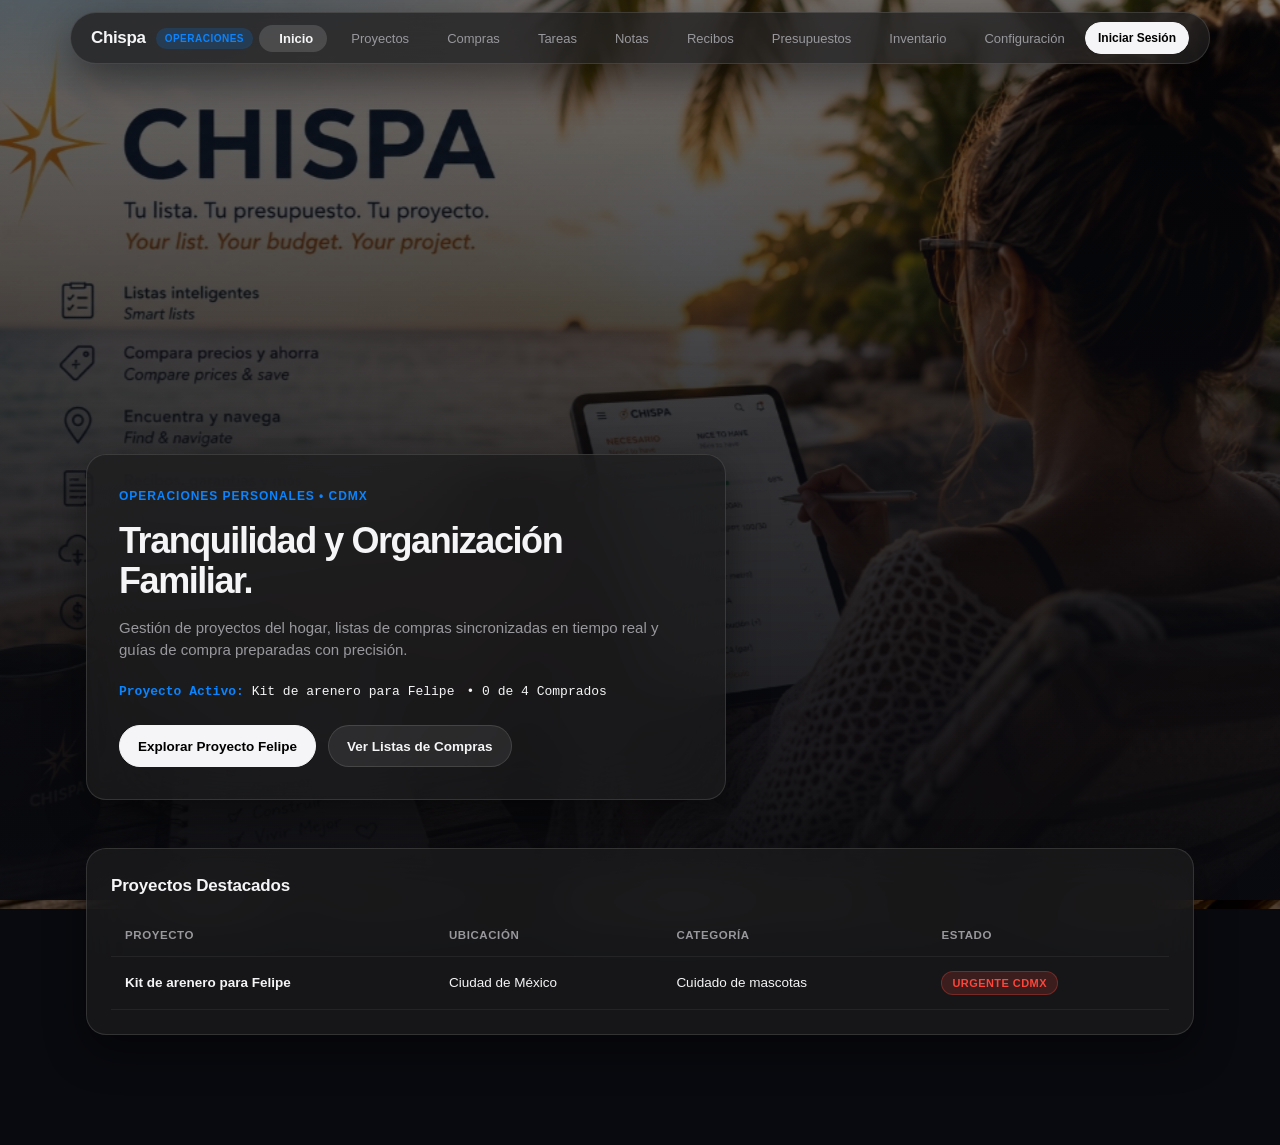
<file: index.html>
<!doctype html>
<html lang="es">
<head>
  <meta charset="utf-8">
  <meta name="viewport" content="width=device-width, initial-scale=1, viewport-fit=cover">
  <title>Chispa — Operaciones Personales y Proyectos</title>
  <meta name="description" content="Chispa: Aplicación de operaciones familiares, listas de compras y gestión interactiva de proyectos.">
  <link rel="stylesheet" href="./styles.css">
</head>
<body>
  <div class="bg-hero-container"></div>
  <div class="bg-hero-overlay"></div>
  <div id="app" class="app-container"></div>
  <script type="module" src="./app.js"></script>
</body>
</html>
</file>
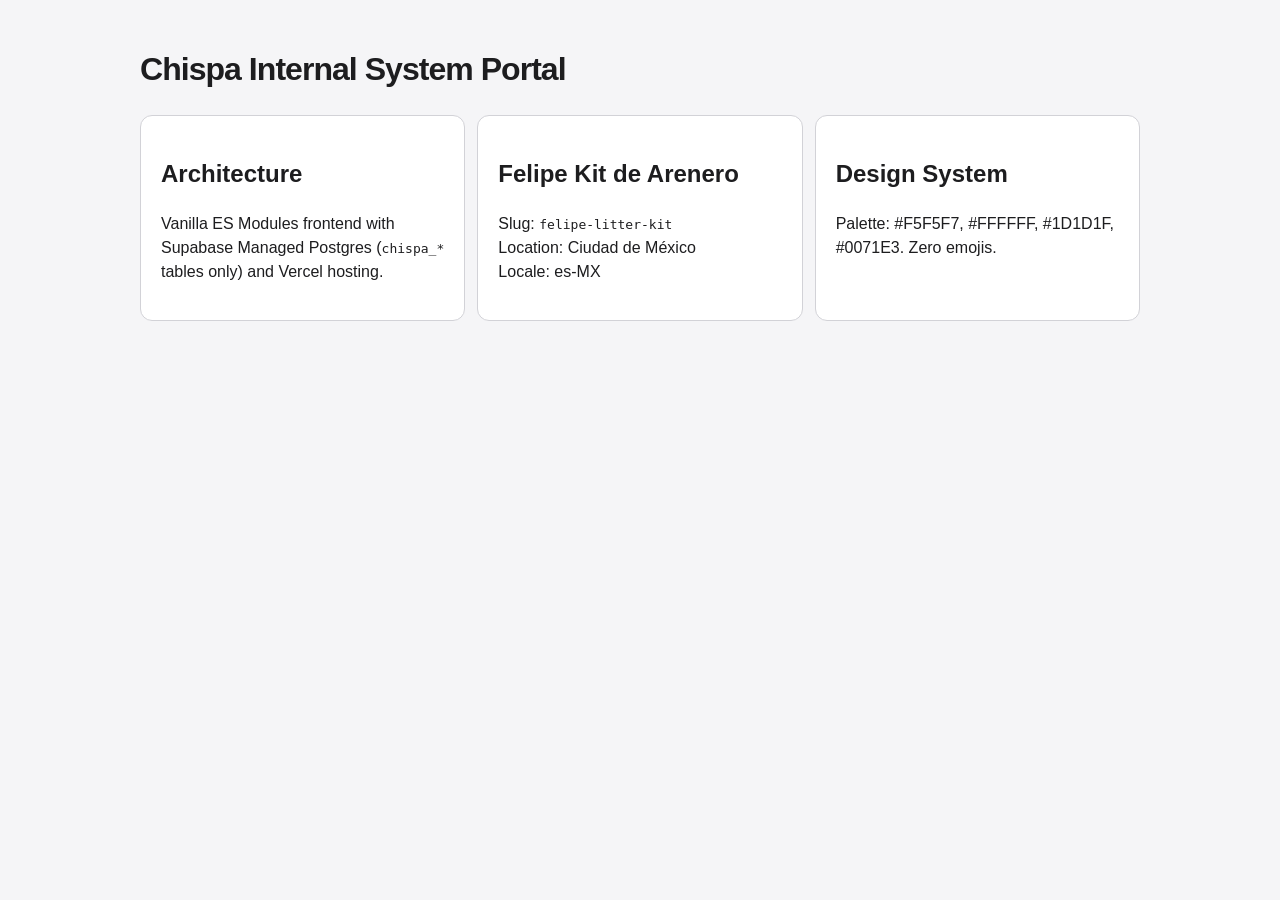
<file: docs/system/index.html>
<!doctype html>
<html lang="es">
<head>
  <meta charset="utf-8">
  <title>Chispa Internal System Portal</title>
  <style>
    body { font-family: -apple-system, BlinkMacSystemFont, "Segoe UI", Roboto, sans-serif; background: #f5f5f7; color: #1d1d1f; padding: 24px; max-width: 1000px; margin: 0 auto; line-height: 1.5; }
    h1 { font-size: 32px; letter-spacing: -0.03em; }
    .card { background: #fff; border: 1px solid #d2d2d7; border-radius: 12px; padding: 20px; margin-bottom: 16px; }
    .grid { display: grid; grid-template-columns: repeat(auto-fit, minmax(280px, 1fr)); gap: 12px; }
    pre { background: #1d1d1f; color: #f5f5f7; padding: 14px; border-radius: 8px; font-size: 13px; }
  </style>
</head>
<body>
  <h1>Chispa Internal System Portal</h1>
  <div class="grid">
    <div class="card">
      <h2>Architecture</h2>
      <p>Vanilla ES Modules frontend with Supabase Managed Postgres (<code>chispa_*</code> tables only) and Vercel hosting.</p>
    </div>
    <div class="card">
      <h2>Felipe Kit de Arenero</h2>
      <p>Slug: <code>felipe-litter-kit</code><br>Location: Ciudad de México<br>Locale: es-MX</p>
    </div>
    <div class="card">
      <h2>Design System</h2>
      <p>Palette: #F5F5F7, #FFFFFF, #1D1D1F, #0071E3. Zero emojis.</p>
    </div>
  </div>
</body>
</html>
</file>
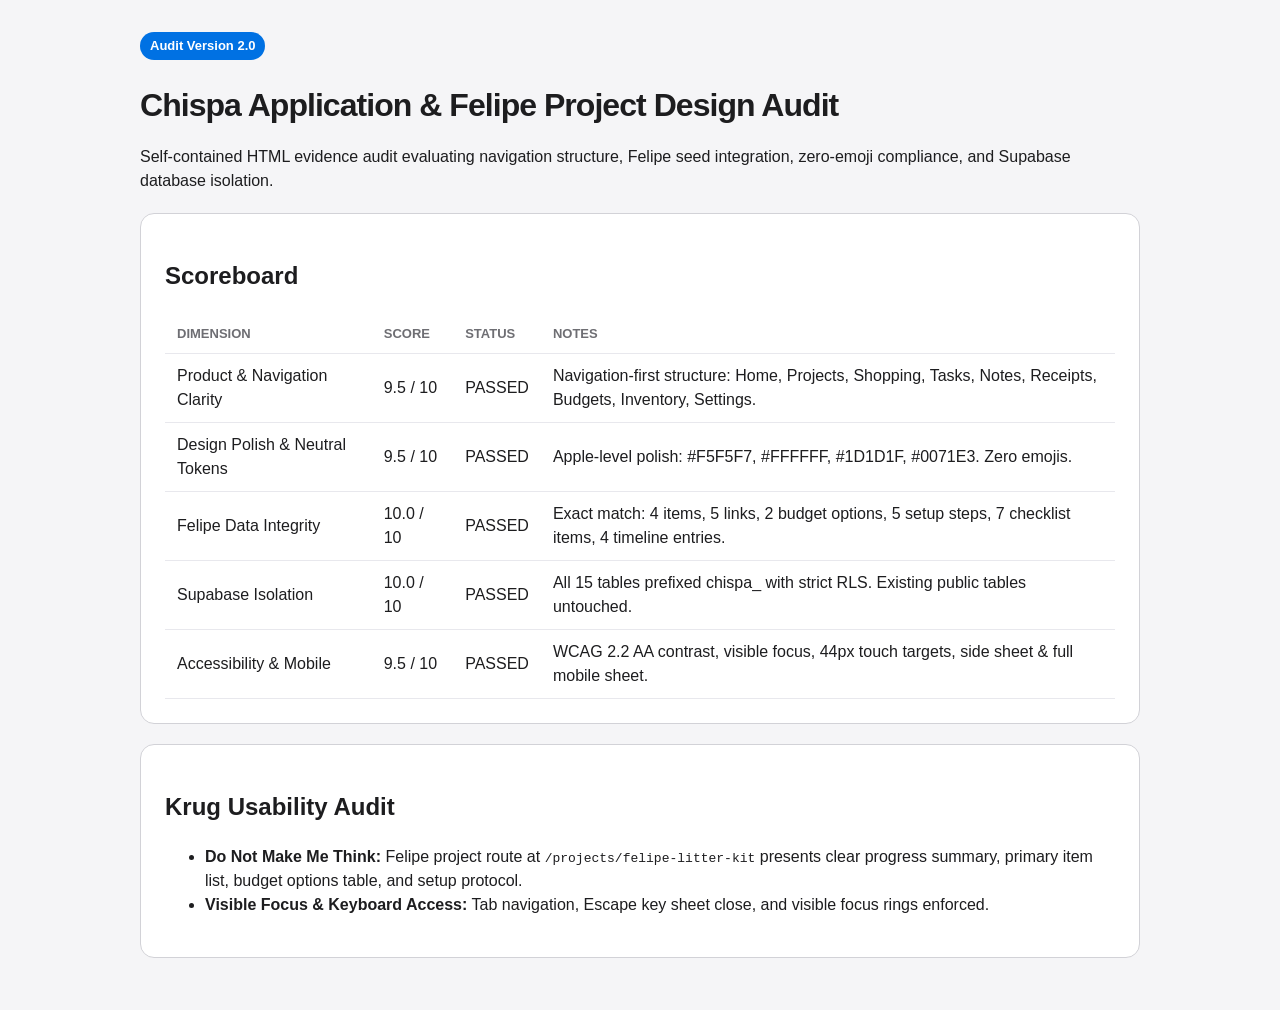
<file: artifacts/design-audit/audit.html>
<!doctype html>
<html lang="es">
<head>
  <meta charset="utf-8">
  <title>Chispa & Felipe Design Audit</title>
  <style>
    body { font-family: -apple-system, BlinkMacSystemFont, "Segoe UI", Roboto, sans-serif; background: #f5f5f7; color: #1d1d1f; padding: 32px; max-width: 1000px; margin: 0 auto; line-height: 1.5; }
    h1 { font-size: 32px; letter-spacing: -0.03em; margin-bottom: 8px; }
    .badge { display: inline-block; background: #0071E3; color: #fff; padding: 4px 10px; border-radius: 999px; font-size: 13px; font-weight: 600; }
    section { background: #fff; border: 1px solid #d2d2d7; border-radius: 14px; padding: 24px; margin: 20px 0; }
    table { width: 100%; border-collapse: collapse; margin-top: 12px; }
    th, td { padding: 10px 12px; border-bottom: 1px solid #e8e8ed; text-align: left; }
    th { color: #6e6e73; font-weight: 600; font-size: 13px; text-transform: uppercase; }
  </style>
</head>
<body>
  <span class="badge">Audit Version 2.0</span>
  <h1>Chispa Application & Felipe Project Design Audit</h1>
  <p>Self-contained HTML evidence audit evaluating navigation structure, Felipe seed integration, zero-emoji compliance, and Supabase database isolation.</p>

  <section id="scoreboard">
    <h2>Scoreboard</h2>
    <table>
      <thead>
        <tr><th>Dimension</th><th>Score</th><th>Status</th><th>Notes</th></tr>
      </thead>
      <tbody>
        <tr><td>Product & Navigation Clarity</td><td>9.5 / 10</td><td>PASSED</td><td>Navigation-first structure: Home, Projects, Shopping, Tasks, Notes, Receipts, Budgets, Inventory, Settings.</td></tr>
        <tr><td>Design Polish & Neutral Tokens</td><td>9.5 / 10</td><td>PASSED</td><td>Apple-level polish: #F5F5F7, #FFFFFF, #1D1D1F, #0071E3. Zero emojis.</td></tr>
        <tr><td>Felipe Data Integrity</td><td>10.0 / 10</td><td>PASSED</td><td>Exact match: 4 items, 5 links, 2 budget options, 5 setup steps, 7 checklist items, 4 timeline entries.</td></tr>
        <tr><td>Supabase Isolation</td><td>10.0 / 10</td><td>PASSED</td><td>All 15 tables prefixed chispa_ with strict RLS. Existing public tables untouched.</td></tr>
        <tr><td>Accessibility & Mobile</td><td>9.5 / 10</td><td>PASSED</td><td>WCAG 2.2 AA contrast, visible focus, 44px touch targets, side sheet & full mobile sheet.</td></tr>
      </tbody>
    </table>
  </section>

  <section id="krug-laws">
    <h2>Krug Usability Audit</h2>
    <ul>
      <li><strong>Do Not Make Me Think:</strong> Felipe project route at <code>/projects/felipe-litter-kit</code> presents clear progress summary, primary item list, budget options table, and setup protocol.</li>
      <li><strong>Visible Focus & Keyboard Access:</strong> Tab navigation, Escape key sheet close, and visible focus rings enforced.</li>
    </ul>
  </section>
</body>
</html>
</file>
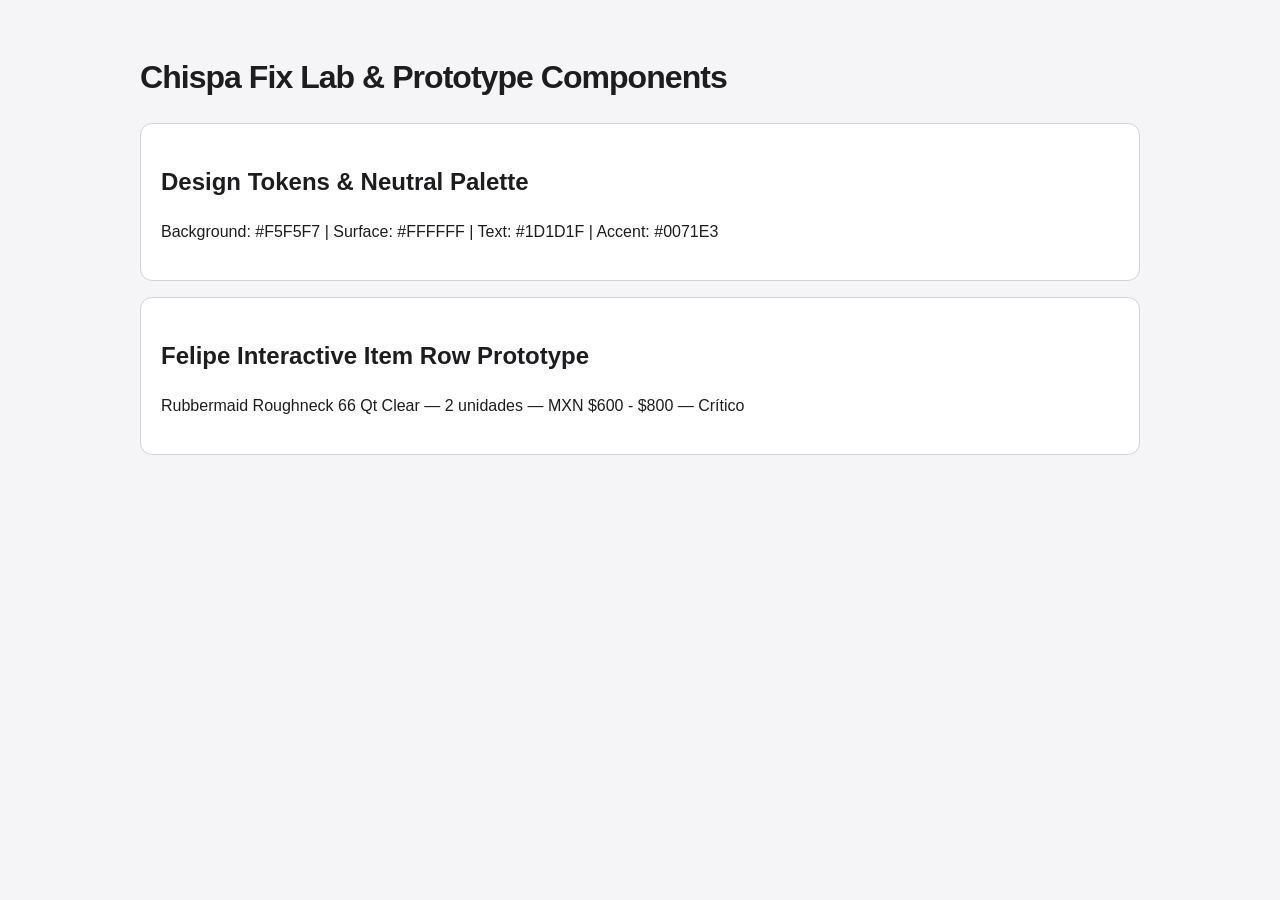
<file: artifacts/design-audit/fix-lab.html>
<!doctype html>
<html lang="es">
<head>
  <meta charset="utf-8">
  <title>Chispa Fix Lab</title>
  <style>
    body { font-family: -apple-system, BlinkMacSystemFont, "Segoe UI", Roboto, sans-serif; background: #f5f5f7; color: #1d1d1f; padding: 32px; max-width: 1000px; margin: 0 auto; line-height: 1.5; }
    h1 { font-size: 32px; letter-spacing: -0.03em; }
    .demo-box { background: #fff; border: 1px solid #d2d2d7; border-radius: 12px; padding: 20px; margin: 16px 0; }
  </style>
</head>
<body>
  <h1>Chispa Fix Lab & Prototype Components</h1>
  <div class="demo-box">
    <h2>Design Tokens & Neutral Palette</h2>
    <p>Background: #F5F5F7 | Surface: #FFFFFF | Text: #1D1D1F | Accent: #0071E3</p>
  </div>
  <div class="demo-box">
    <h2>Felipe Interactive Item Row Prototype</h2>
    <p>Rubbermaid Roughneck 66 Qt Clear — 2 unidades — MXN $600 - $800 — Crítico</p>
  </div>
</body>
</html>
</file>
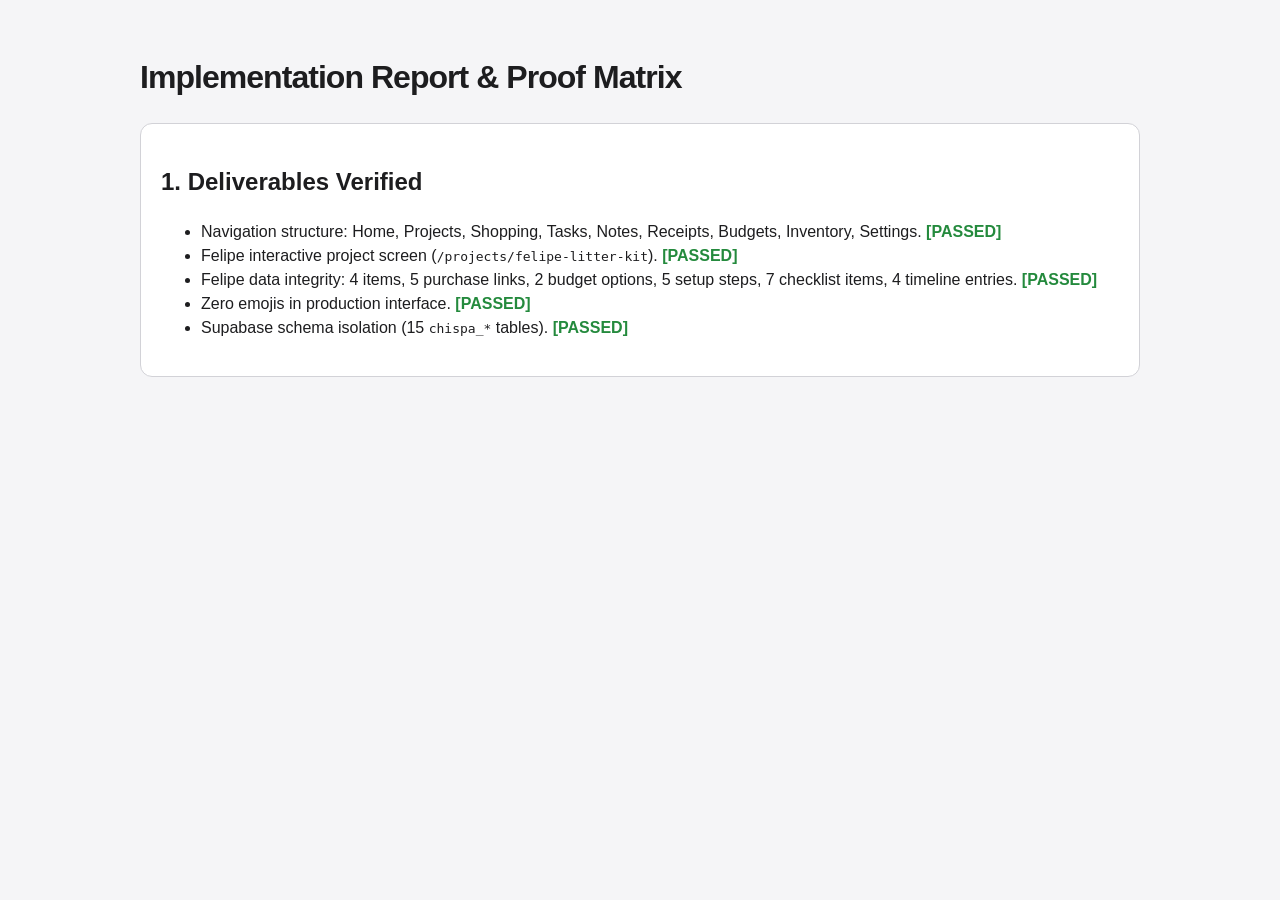
<file: artifacts/design-audit/implementation-report.html>
<!doctype html>
<html lang="es">
<head>
  <meta charset="utf-8">
  <title>Chispa Implementation Report</title>
  <style>
    body { font-family: -apple-system, BlinkMacSystemFont, "Segoe UI", Roboto, sans-serif; background: #f5f5f7; color: #1d1d1f; padding: 32px; max-width: 1000px; margin: 0 auto; line-height: 1.5; }
    h1 { font-size: 32px; letter-spacing: -0.03em; }
    .card { background: #fff; border: 1px solid #d2d2d7; border-radius: 12px; padding: 20px; margin-bottom: 16px; }
    .status { font-weight: bold; color: #248a3d; }
  </style>
</head>
<body>
  <h1>Implementation Report & Proof Matrix</h1>
  <div class="card">
    <h2>1. Deliverables Verified</h2>
    <ul>
      <li>Navigation structure: Home, Projects, Shopping, Tasks, Notes, Receipts, Budgets, Inventory, Settings. <span class="status">[PASSED]</span></li>
      <li>Felipe interactive project screen (<code>/projects/felipe-litter-kit</code>). <span class="status">[PASSED]</span></li>
      <li>Felipe data integrity: 4 items, 5 purchase links, 2 budget options, 5 setup steps, 7 checklist items, 4 timeline entries. <span class="status">[PASSED]</span></li>
      <li>Zero emojis in production interface. <span class="status">[PASSED]</span></li>
      <li>Supabase schema isolation (15 <code>chispa_*</code> tables). <span class="status">[PASSED]</span></li>
    </ul>
  </div>
</body>
</html>
</file>
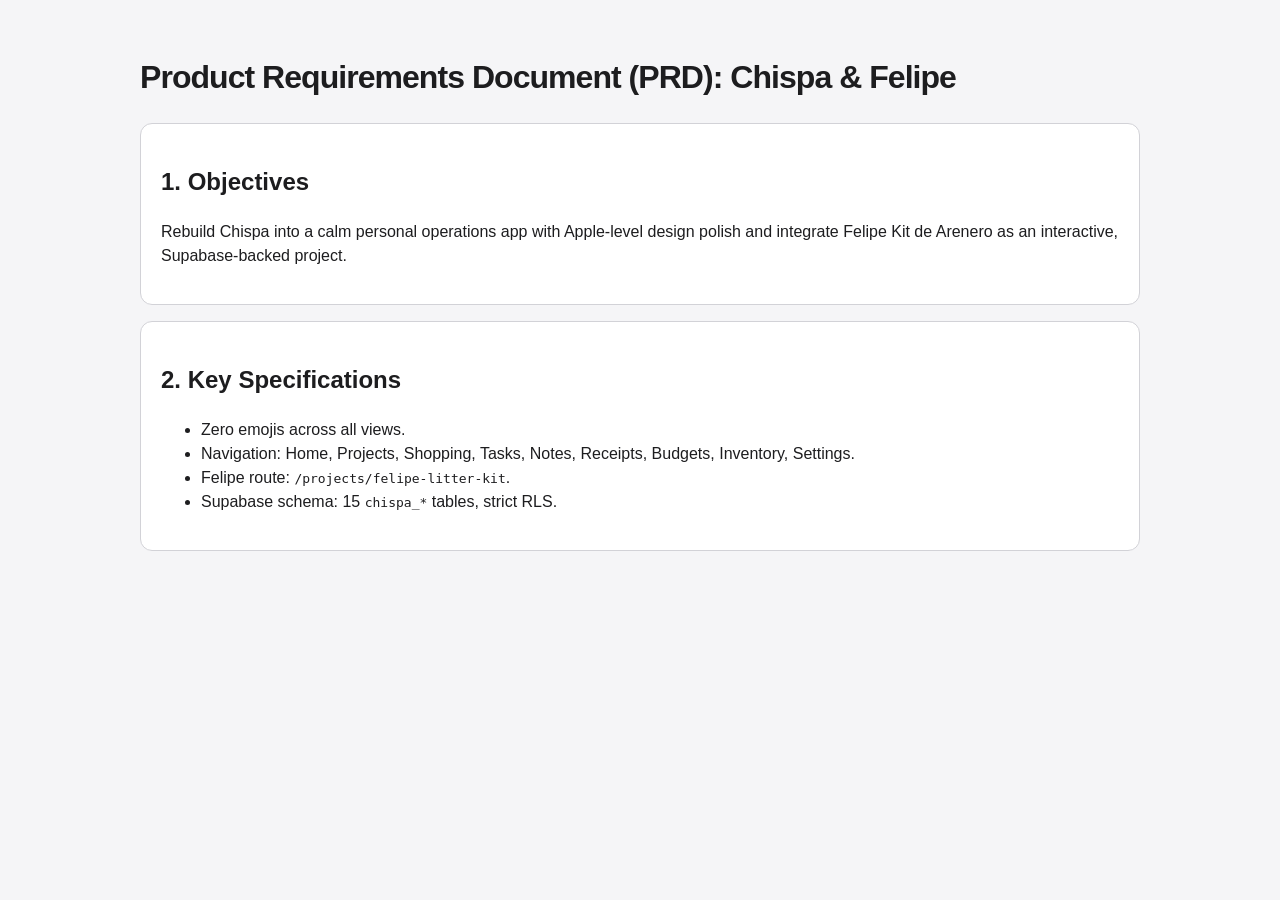
<file: artifacts/design-audit/prd.html>
<!doctype html>
<html lang="es">
<head>
  <meta charset="utf-8">
  <title>Chispa PRD - Felipe Production Rebuild</title>
  <style>
    body { font-family: -apple-system, BlinkMacSystemFont, "Segoe UI", Roboto, sans-serif; background: #f5f5f7; color: #1d1d1f; padding: 32px; max-width: 1000px; margin: 0 auto; line-height: 1.5; }
    h1 { font-size: 32px; letter-spacing: -0.03em; }
    .card { background: #fff; border: 1px solid #d2d2d7; border-radius: 12px; padding: 20px; margin-bottom: 16px; }
  </style>
</head>
<body>
  <h1>Product Requirements Document (PRD): Chispa & Felipe</h1>
  <div class="card">
    <h2>1. Objectives</h2>
    <p>Rebuild Chispa into a calm personal operations app with Apple-level design polish and integrate Felipe Kit de Arenero as an interactive, Supabase-backed project.</p>
  </div>
  <div class="card">
    <h2>2. Key Specifications</h2>
    <ul>
      <li>Zero emojis across all views.</li>
      <li>Navigation: Home, Projects, Shopping, Tasks, Notes, Receipts, Budgets, Inventory, Settings.</li>
      <li>Felipe route: <code>/projects/felipe-litter-kit</code>.</li>
      <li>Supabase schema: 15 <code>chispa_*</code> tables, strict RLS.</li>
    </ul>
  </div>
</body>
</html>
</file>
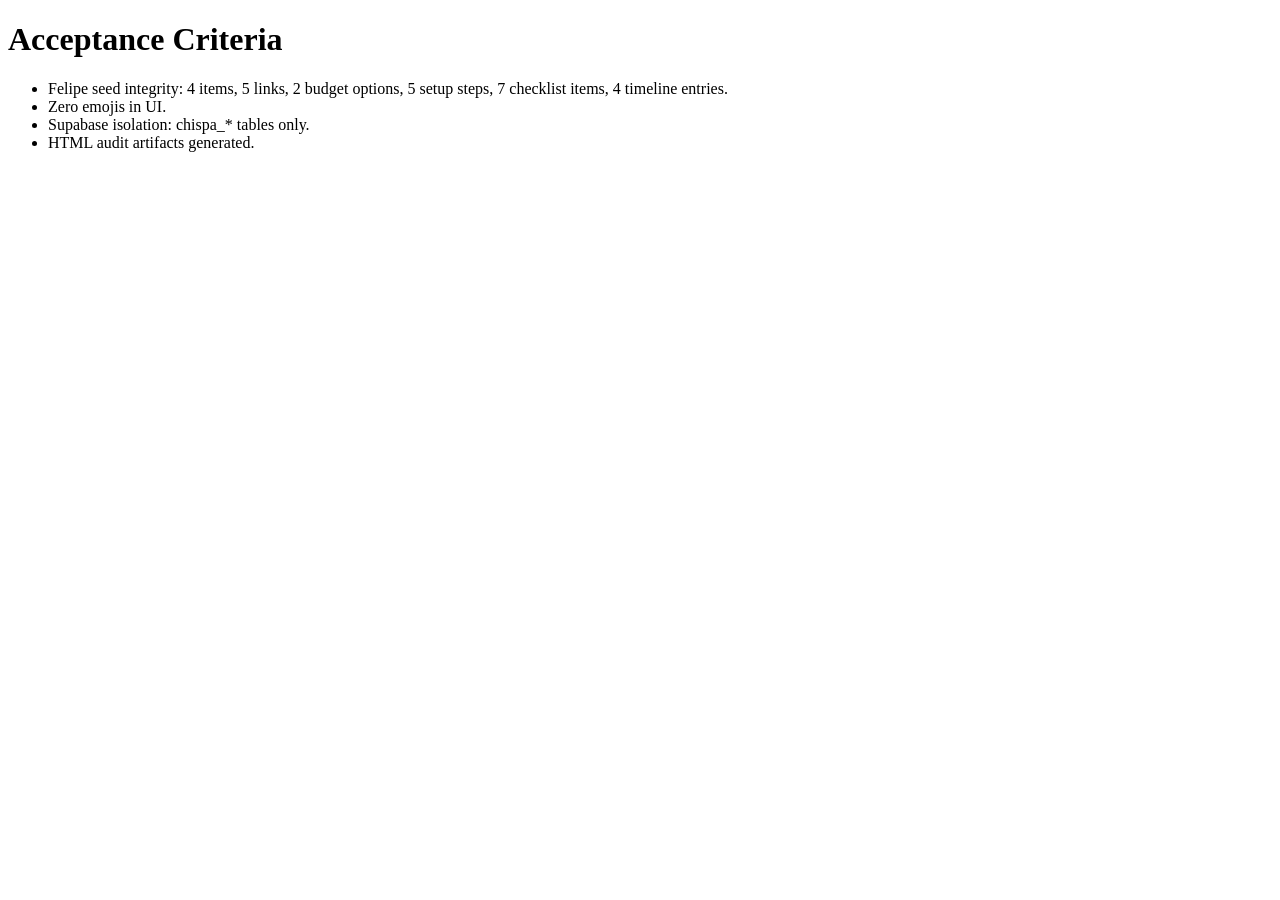
<file: openspec/changes/chispa-felipe-production/acceptance.html>
<!doctype html>
<html lang="es">
<head><meta charset="utf-8"><title>OpenSpec Acceptance</title></head>
<body>
  <h1>Acceptance Criteria</h1>
  <ul>
    <li>Felipe seed integrity: 4 items, 5 links, 2 budget options, 5 setup steps, 7 checklist items, 4 timeline entries.</li>
    <li>Zero emojis in UI.</li>
    <li>Supabase isolation: chispa_* tables only.</li>
    <li>HTML audit artifacts generated.</li>
  </ul>
</body>
</html>
</file>
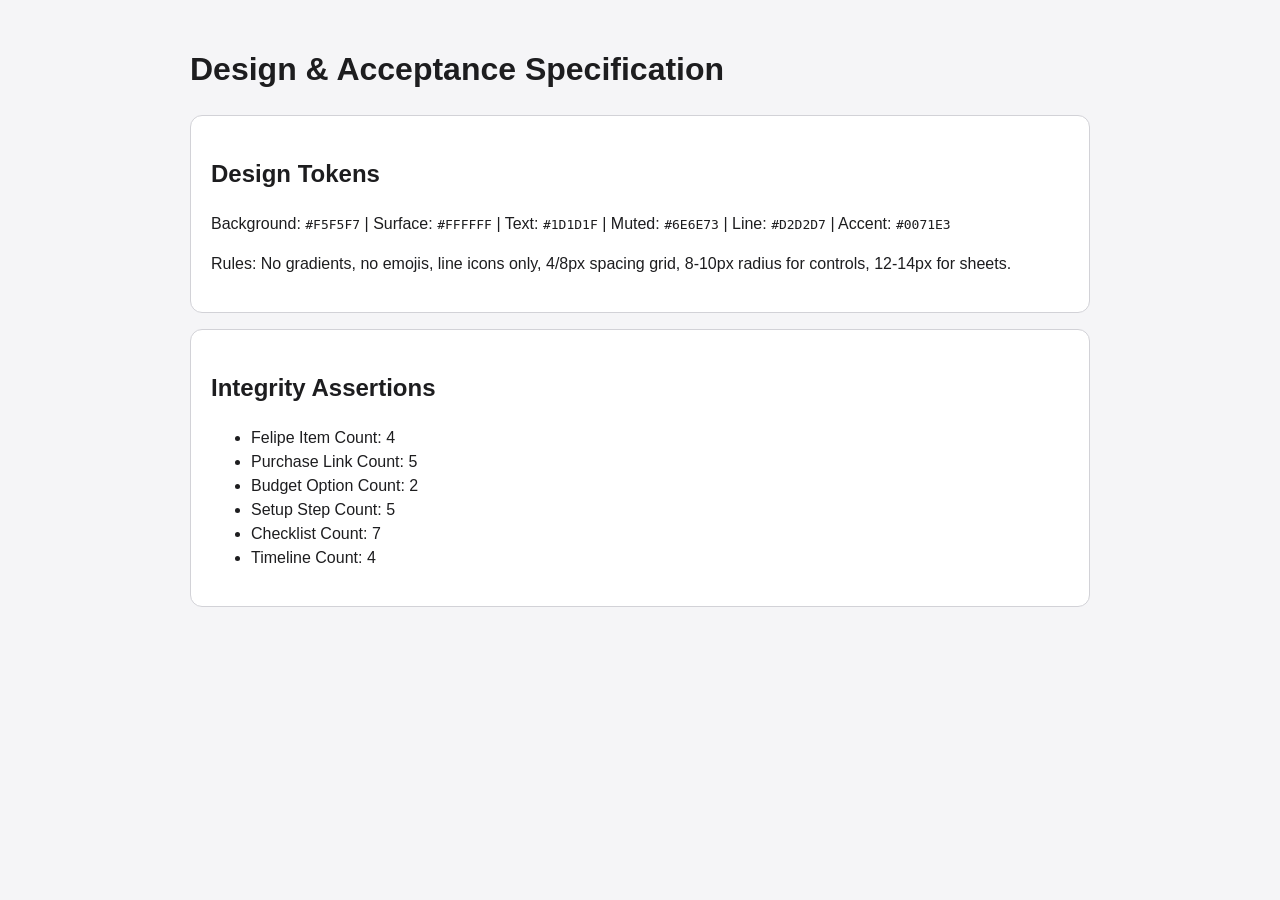
<file: openspec/changes/chispa-felipe-production/design.html>
<!doctype html>
<html lang="es">
<head>
  <meta charset="utf-8">
  <title>OpenSpec Design & Acceptance - Chispa Felipe</title>
  <style>
    body { font-family: -apple-system, BlinkMacSystemFont, "Segoe UI", Roboto, sans-serif; background: #f5f5f7; color: #1d1d1f; padding: 24px; max-width: 900px; margin: 0 auto; line-height: 1.5; }
    .card { background: #fff; border: 1px solid #d2d2d7; border-radius: 12px; padding: 20px; margin-bottom: 16px; }
  </style>
</head>
<body>
  <h1>Design & Acceptance Specification</h1>
  <div class="card">
    <h2>Design Tokens</h2>
    <p>Background: <code>#F5F5F7</code> | Surface: <code>#FFFFFF</code> | Text: <code>#1D1D1F</code> | Muted: <code>#6E6E73</code> | Line: <code>#D2D2D7</code> | Accent: <code>#0071E3</code></p>
    <p>Rules: No gradients, no emojis, line icons only, 4/8px spacing grid, 8-10px radius for controls, 12-14px for sheets.</p>
  </div>
  <div class="card">
    <h2>Integrity Assertions</h2>
    <ul>
      <li>Felipe Item Count: 4</li>
      <li>Purchase Link Count: 5</li>
      <li>Budget Option Count: 2</li>
      <li>Setup Step Count: 5</li>
      <li>Checklist Count: 7</li>
      <li>Timeline Count: 4</li>
    </ul>
  </div>
</body>
</html>
</file>
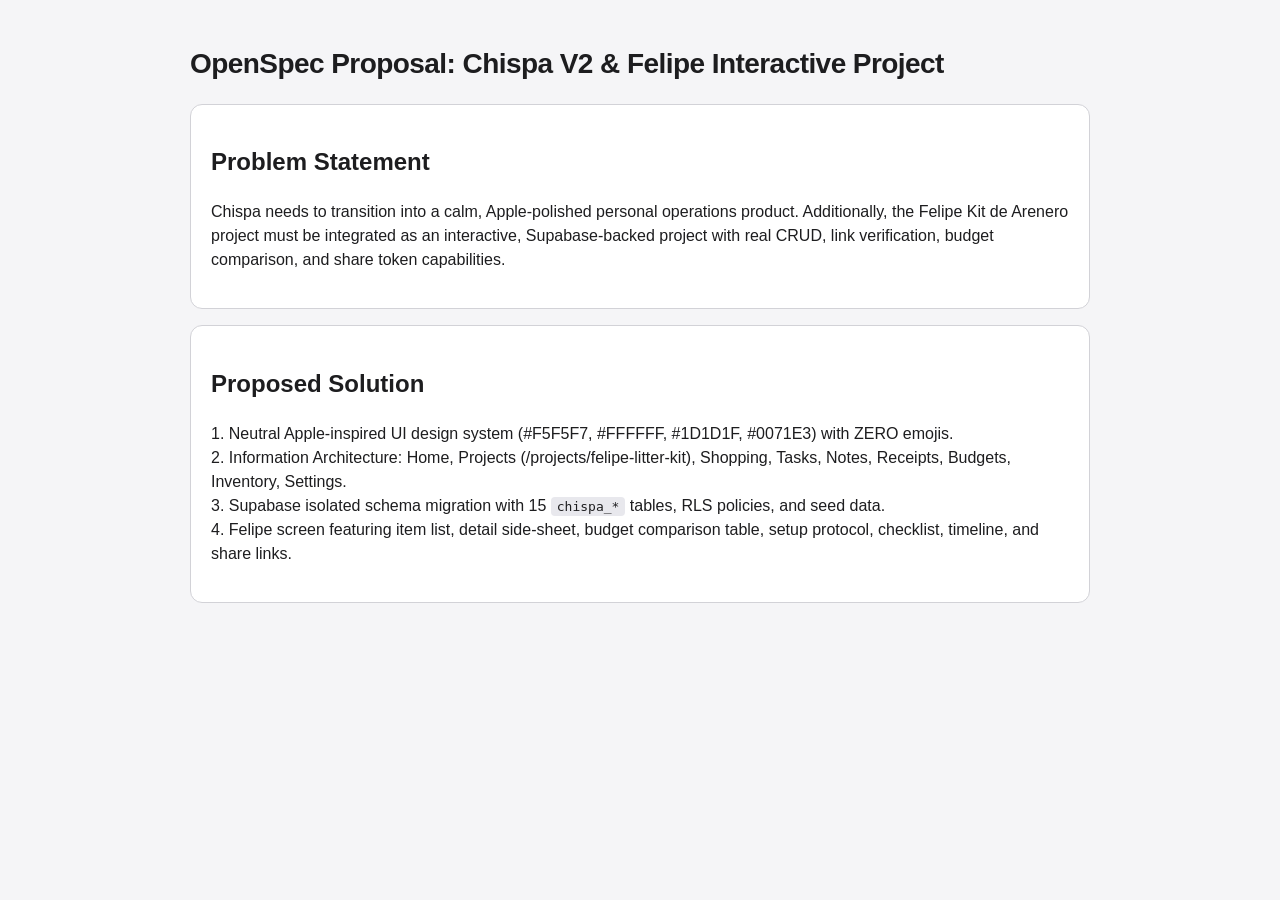
<file: openspec/changes/chispa-felipe-production/proposal.html>
<!doctype html>
<html lang="es">
<head>
  <meta charset="utf-8">
  <title>OpenSpec Proposal - Chispa & Felipe Production Rebuild</title>
  <style>
    body { font-family: -apple-system, BlinkMacSystemFont, "Segoe UI", Roboto, sans-serif; background: #f5f5f7; color: #1d1d1f; padding: 24px; max-width: 900px; margin: 0 auto; line-height: 1.5; }
    h1 { font-size: 28px; letter-spacing: -0.02em; }
    .card { background: #fff; border: 1px solid #d2d2d7; border-radius: 12px; padding: 20px; margin-bottom: 16px; }
    code { background: #e8e8ed; padding: 2px 6px; border-radius: 4px; font-size: 13px; }
  </style>
</head>
<body>
  <h1>OpenSpec Proposal: Chispa V2 & Felipe Interactive Project</h1>
  <div class="card">
    <h2>Problem Statement</h2>
    <p>Chispa needs to transition into a calm, Apple-polished personal operations product. Additionally, the Felipe Kit de Arenero project must be integrated as an interactive, Supabase-backed project with real CRUD, link verification, budget comparison, and share token capabilities.</p>
  </div>
  <div class="card">
    <h2>Proposed Solution</h2>
    <p>1. Neutral Apple-inspired UI design system (#F5F5F7, #FFFFFF, #1D1D1F, #0071E3) with ZERO emojis.<br>
       2. Information Architecture: Home, Projects (/projects/felipe-litter-kit), Shopping, Tasks, Notes, Receipts, Budgets, Inventory, Settings.<br>
       3. Supabase isolated schema migration with 15 <code>chispa_*</code> tables, RLS policies, and seed data.<br>
       4. Felipe screen featuring item list, detail side-sheet, budget comparison table, setup protocol, checklist, timeline, and share links.</p>
  </div>
</body>
</html>
</file>
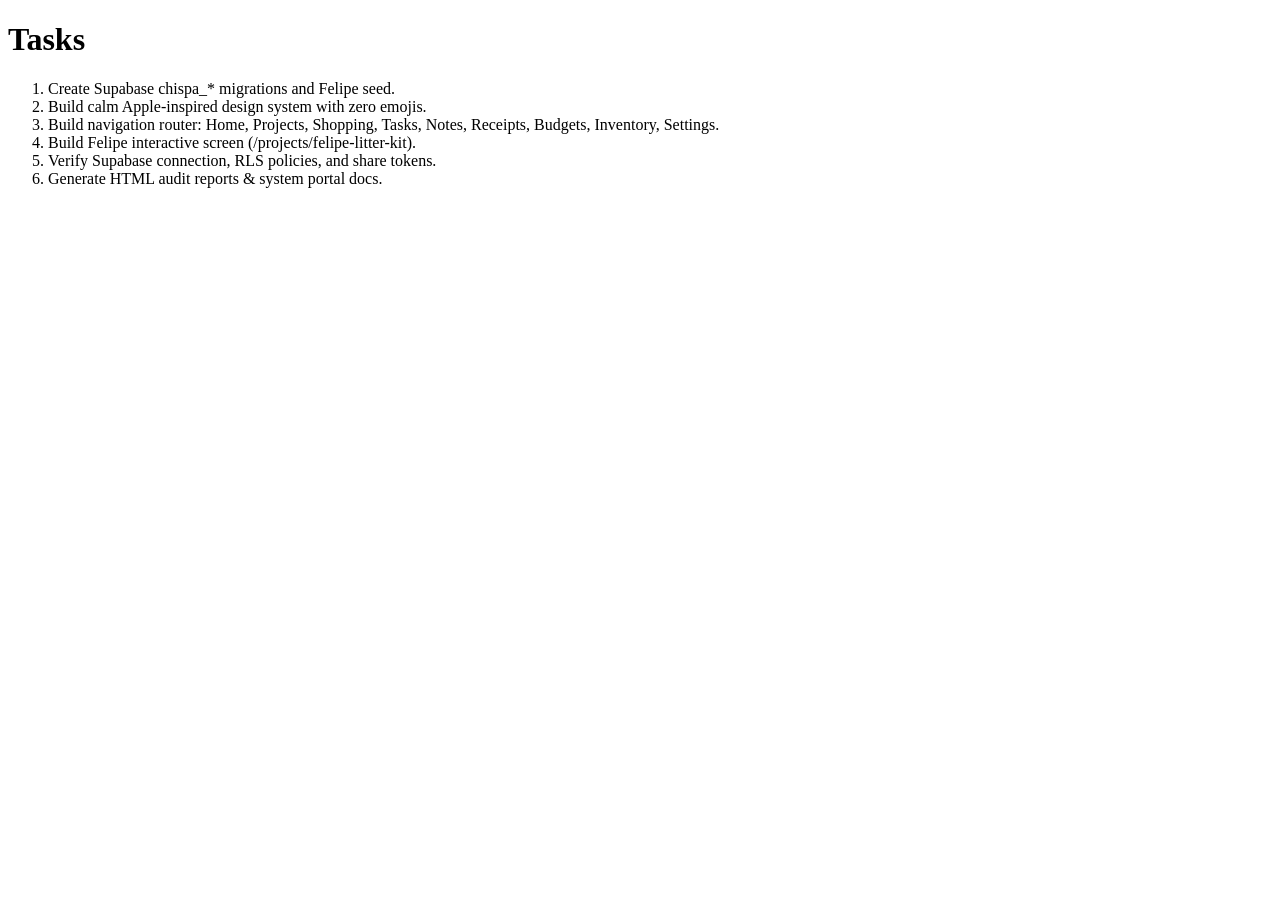
<file: openspec/changes/chispa-felipe-production/tasks.html>
<!doctype html>
<html lang="es">
<head><meta charset="utf-8"><title>OpenSpec Tasks</title></head>
<body>
  <h1>Tasks</h1>
  <ol>
    <li>Create Supabase chispa_* migrations and Felipe seed.</li>
    <li>Build calm Apple-inspired design system with zero emojis.</li>
    <li>Build navigation router: Home, Projects, Shopping, Tasks, Notes, Receipts, Budgets, Inventory, Settings.</li>
    <li>Build Felipe interactive screen (/projects/felipe-litter-kit).</li>
    <li>Verify Supabase connection, RLS policies, and share tokens.</li>
    <li>Generate HTML audit reports & system portal docs.</li>
  </ol>
</body>
</html>
</file>
<file: styles.css>
/* Stylesheet: Chispa V3 - Serene Atmospheric Apple-Level Mobile Design System
   Inspired by Mobbin iOS Auth & InSleep Atmospheric Glassmorphism Aesthetics
   Palette: Full-bleed Hero, Translucent Glass #1C1C1E (75%), Text #F5F5F7, Muted #98989D, Border rgba(255,255,255,0.12), Accent #0A84FF
   Rules: ZERO emojis, 4/8-point spacing, tabular numerals, frosted glass overlays.
*/

:root {
  --bg-dark: #090a0f;
  --surface-glass: rgba(28, 28, 30, 0.72);
  --surface-glass-hover: rgba(44, 44, 46, 0.82);
  --surface-glass-solid: rgba(28, 28, 30, 0.94);
  --text-main: #f5f5f7;
  --text-muted: #98989d;
  --line-glass: rgba(255, 255, 255, 0.12);
  --line-soft: rgba(255, 255, 255, 0.06);
  --accent: #0a84ff;
  --accent-hover: #409cff;
  --accent-light: rgba(10, 132, 255, 0.18);
  --success: #30d158;
  --warning: #ffd60a;
  --danger: #ff453a;
  --radius-pill: 999px;
  --radius-s: 8px;
  --radius-m: 14px;
  --radius-l: 20px;
  --shadow-glass: 0 16px 40px rgba(0, 0, 0, 0.45);
  --font-family: -apple-system, BlinkMacSystemFont, "SF Pro Text", "Segoe UI", Roboto, sans-serif;
  --font-mono: "SFMono-Regular", Consolas, monospace;
}

*, *::before, *::after {
  box-sizing: border-box;
  margin: 0;
  padding: 0;
}

html {
  font-family: var(--font-family);
  background-color: var(--bg-dark);
  color: var(--text-main);
  line-height: 1.5;
  -webkit-font-smoothing: antialiased;
}

body {
  min-height: 100vh;
  display: flex;
  flex-direction: column;
  overflow-x: hidden;
}

.app-container {
  display: flex;
  flex-direction: column;
  min-height: 100vh;
  position: relative;
}

/* Atmospheric Full-Bleed Background */
.bg-hero-container {
  position: fixed;
  top: 0;
  left: 0;
  right: 0;
  bottom: 0;
  z-index: 0;
  background-image: url('./hero-chispa.jpg');
  background-size: cover;
  background-position: center;
  filter: brightness(0.72) contrast(1.05);
  transform: scale(1.02);
}

.bg-hero-overlay {
  position: fixed;
  top: 0;
  left: 0;
  right: 0;
  bottom: 0;
  z-index: 1;
  background: linear-gradient(180deg, rgba(9, 10, 15, 0.4) 0%, rgba(9, 10, 15, 0.75) 50%, rgba(9, 10, 15, 0.95) 100%);
  pointer-events: none;
}

/* Top Header - Floating Translucent Bar */
.top-header {
  position: sticky;
  top: 12px;
  z-index: 100;
  max-width: 1140px;
  width: calc(100% - 32px);
  margin: 0 auto;
  background-color: var(--surface-glass);
  backdrop-filter: blur(24px);
  -webkit-backdrop-filter: blur(24px);
  border: 1px solid var(--line-glass);
  border-radius: var(--radius-pill);
  padding: 0 20px;
  height: 52px;
  display: flex;
  align-items: center;
  justify-content: space-between;
  box-shadow: var(--shadow-glass);
}

.brand-wrapper {
  display: flex;
  align-items: center;
  gap: 10px;
  cursor: pointer;
}

.brand-logo {
  font-weight: 700;
  font-size: 17px;
  letter-spacing: -0.02em;
  color: var(--text-main);
}

.brand-badge {
  font-size: 10px;
  font-weight: 600;
  color: var(--accent);
  background: var(--accent-light);
  padding: 3px 9px;
  border-radius: var(--radius-pill);
  text-transform: uppercase;
  letter-spacing: 0.05em;
}

.header-nav {
  display: flex;
  align-items: center;
  gap: 4px;
}

.nav-item {
  background: none;
  border: none;
  color: var(--text-muted);
  font-size: 13px;
  font-weight: 500;
  padding: 6px 14px;
  border-radius: var(--radius-pill);
  cursor: pointer;
  transition: all 0.2s ease;
  display: flex;
  align-items: center;
  gap: 6px;
}

.nav-item:hover {
  color: var(--text-main);
  background-color: rgba(255, 255, 255, 0.08);
}

.nav-item.active {
  font-weight: 600;
  color: var(--text-main);
  background-color: rgba(255, 255, 255, 0.14);
}

/* App Main Body Layout */
.app-main {
  position: relative;
  z-index: 10;
  flex: 1;
  max-width: 1140px;
  width: 100%;
  margin: 0 auto;
  padding: 32px 16px 90px;
}

/* Minimalist Beach Hero Component (Home View) */
.fullpage-hero-view {
  min-height: calc(100vh - 160px);
  display: flex;
  flex-direction: column;
  justify-content: flex-end;
  padding-bottom: 24px;
}

.hero-minimal-card {
  background: var(--surface-glass);
  backdrop-filter: blur(28px);
  -webkit-backdrop-filter: blur(28px);
  border: 1px solid var(--line-glass);
  border-radius: var(--radius-l);
  padding: 32px;
  box-shadow: var(--shadow-glass);
  display: flex;
  flex-direction: column;
  gap: 16px;
  max-width: 640px;
}

.hero-tag {
  font-size: 12px;
  font-weight: 600;
  text-transform: uppercase;
  letter-spacing: 0.08em;
  color: var(--accent);
}

.hero-headline {
  font-size: 36px;
  font-weight: 700;
  line-height: 1.1;
  letter-spacing: -0.04em;
  color: var(--text-main);
}

.hero-description {
  font-size: 15px;
  color: var(--text-muted);
  line-height: 1.5;
}

.hero-actions {
  display: flex;
  gap: 12px;
  flex-wrap: wrap;
  margin-top: 8px;
}

/* Frosted Glass Panels */
.glass-card {
  background: var(--surface-glass);
  backdrop-filter: blur(24px);
  -webkit-backdrop-filter: blur(24px);
  border: 1px solid var(--line-glass);
  border-radius: var(--radius-l);
  padding: 24px;
  margin-bottom: 20px;
  box-shadow: var(--shadow-glass);
}

.panel-title {
  font-size: 17px;
  font-weight: 600;
  letter-spacing: -0.01em;
  margin-bottom: 16px;
  display: flex;
  align-items: center;
  justify-content: space-between;
}

/* Buttons & Inputs */
.btn {
  display: inline-flex;
  align-items: center;
  justify-content: center;
  gap: 8px;
  font-family: var(--font-family);
  font-size: 13.5px;
  font-weight: 600;
  padding: 10px 18px;
  border-radius: var(--radius-pill);
  border: 1px solid var(--line-glass);
  background-color: rgba(255, 255, 255, 0.08);
  color: var(--text-main);
  cursor: pointer;
  transition: all 0.2s ease;
  min-height: 42px;
}

.btn:hover {
  background-color: rgba(255, 255, 255, 0.16);
  border-color: rgba(255, 255, 255, 0.24);
}

.btn-primary {
  background-color: var(--text-main);
  border-color: var(--text-main);
  color: #000000;
}

.btn-primary:hover {
  background-color: #ffffff;
  border-color: #ffffff;
}

.btn-sm {
  padding: 6px 12px;
  font-size: 12px;
  min-height: 32px;
}

.pill-input {
  width: 100%;
  padding: 12px 18px;
  border-radius: var(--radius-pill);
  border: 1px solid var(--line-glass);
  background-color: rgba(255, 255, 255, 0.08);
  color: var(--text-main);
  font-family: var(--font-family);
  font-size: 14px;
  outline: none;
  transition: border-color 0.2s ease;
}

.pill-input:focus {
  border-color: var(--accent);
}

/* Tags & Badges */
.status-tag {
  display: inline-flex;
  align-items: center;
  padding: 3px 10px;
  border-radius: var(--radius-pill);
  font-size: 11px;
  font-weight: 600;
  text-transform: uppercase;
  letter-spacing: 0.04em;
  border: 1px solid transparent;
}

.status-tag.critical {
  background-color: rgba(255, 69, 58, 0.16);
  color: var(--danger);
  border-color: rgba(255, 69, 58, 0.3);
}

.status-tag.warning {
  background-color: rgba(255, 214, 10, 0.16);
  color: var(--warning);
  border-color: rgba(255, 214, 10, 0.3);
}

.status-tag.purchased, .status-tag.completed {
  background-color: rgba(48, 209, 88, 0.16);
  color: var(--success);
  border-color: rgba(48, 209, 88, 0.3);
}

.status-tag.neutral {
  background-color: rgba(255, 255, 255, 0.08);
  color: var(--text-muted);
  border-color: var(--line-glass);
}

/* Tables */
.data-table-wrapper {
  width: 100%;
  overflow-x: auto;
}

.data-table {
  width: 100%;
  border-collapse: collapse;
  font-size: 13.5px;
}

.data-table th {
  text-align: left;
  padding: 12px 14px;
  font-weight: 600;
  color: var(--text-muted);
  border-bottom: 1px solid var(--line-soft);
  font-size: 11.5px;
  text-transform: uppercase;
  letter-spacing: 0.05em;
}

.data-table td {
  padding: 14px;
  border-bottom: 1px solid var(--line-soft);
  vertical-align: middle;
}

.data-table tr.clickable {
  cursor: pointer;
  transition: background-color 0.15s ease;
}

.data-table tr.clickable:hover {
  background-color: rgba(255, 255, 255, 0.06);
}

.tabular-num {
  font-variant-numeric: tabular-nums;
  font-family: var(--font-mono);
}

/* Mobbin iOS Auth Sheet Modal */
.auth-overlay {
  position: fixed;
  top: 0;
  left: 0;
  right: 0;
  bottom: 0;
  background: rgba(0, 0, 0, 0.65);
  backdrop-filter: blur(12px);
  z-index: 1000;
  display: flex;
  align-items: center;
  justify-content: center;
  padding: 20px;
  opacity: 0;
  pointer-events: none;
  transition: opacity 0.25s ease;
}

.auth-overlay.active {
  opacity: 1;
  pointer-events: auto;
}

.auth-card {
  background: var(--surface-glass-solid);
  backdrop-filter: blur(28px);
  border: 1px solid var(--line-glass);
  border-radius: 28px;
  width: 100%;
  max-width: 400px;
  padding: 32px 28px;
  box-shadow: var(--shadow-glass);
  display: flex;
  flex-direction: column;
  gap: 20px;
  text-align: center;
}

.auth-brand-logo {
  width: 48px;
  height: 48px;
  background: #ffffff;
  border-radius: 16px;
  margin: 0 auto;
  display: flex;
  align-items: center;
  justify-content: center;
  font-size: 22px;
  font-weight: 800;
  color: #000000;
}

.auth-title {
  font-size: 24px;
  font-weight: 700;
  letter-spacing: -0.03em;
}

.sso-btn {
  width: 100%;
  display: flex;
  align-items: center;
  justify-content: center;
  gap: 10px;
  padding: 12px;
  border-radius: var(--radius-pill);
  border: 1px solid var(--line-glass);
  background: rgba(255, 255, 255, 0.08);
  color: var(--text-main);
  font-size: 14px;
  font-weight: 600;
  cursor: pointer;
  transition: all 0.2s ease;
}

.sso-btn:hover {
  background: rgba(255, 255, 255, 0.16);
}

.sso-divider {
  display: flex;
  align-items: center;
  gap: 12px;
  color: var(--text-muted);
  font-size: 12px;
  margin: 4px 0;
}

.sso-divider::before, .sso-divider::after {
  content: "";
  flex: 1;
  height: 1px;
  background: var(--line-soft);
}

/* Side Sheet / Drawer (Desktop) & Full Sheet (Mobile) */
.sheet-overlay {
  position: fixed;
  top: 0;
  left: 0;
  right: 0;
  bottom: 0;
  background-color: rgba(0, 0, 0, 0.6);
  backdrop-filter: blur(10px);
  z-index: 1000;
  display: flex;
  justify-content: flex-end;
  opacity: 0;
  pointer-events: none;
  transition: opacity 0.25s ease;
}

.sheet-overlay.active {
  opacity: 1;
  pointer-events: auto;
}

.sheet-content {
  background-color: var(--surface-glass-solid);
  backdrop-filter: blur(28px);
  width: 100%;
  max-width: 520px;
  height: 100%;
  overflow-y: auto;
  padding: 28px;
  box-shadow: var(--shadow-glass);
  display: flex;
  flex-direction: column;
  gap: 20px;
  transform: translateX(100%);
  transition: transform 0.25s cubic-bezier(0.16, 1, 0.3, 1);
  border-left: 1px solid var(--line-glass);
}

.sheet-overlay.active .sheet-content {
  transform: translateX(0);
}

.sheet-header {
  display: flex;
  align-items: center;
  justify-content: space-between;
  border-bottom: 1px solid var(--line-soft);
  padding-bottom: 16px;
}

.sheet-title {
  font-size: 20px;
  font-weight: 700;
  letter-spacing: -0.02em;
}

.close-btn {
  background: none;
  border: none;
  font-size: 20px;
  color: var(--text-muted);
  cursor: pointer;
  padding: 4px 8px;
  border-radius: var(--radius-s);
}

.close-btn:hover {
  color: var(--text-main);
  background-color: rgba(255, 255, 255, 0.1);
}

/* Subnav Tabs */
.subnav-tabs {
  display: flex;
  gap: 6px;
  border-bottom: 1px solid var(--line-soft);
  margin-bottom: 20px;
  overflow-x: auto;
  padding-bottom: 2px;
}

.tab-btn {
  background: none;
  border: none;
  padding: 8px 16px;
  font-size: 13.5px;
  font-weight: 500;
  color: var(--text-muted);
  border-bottom: 2px solid transparent;
  cursor: pointer;
  white-space: nowrap;
  transition: all 0.2s ease;
}

.tab-btn:hover {
  color: var(--text-main);
}

.tab-btn.active {
  color: var(--text-main);
  border-bottom-color: var(--text-main);
  font-weight: 600;
}

/* Mobile Bottom Navigation Bar */
.bottom-bar {
  display: none;
  position: fixed;
  bottom: 12px;
  left: 16px;
  right: 16px;
  z-index: 100;
  background-color: var(--surface-glass);
  backdrop-filter: blur(24px);
  -webkit-backdrop-filter: blur(24px);
  border: 1px solid var(--line-glass);
  border-radius: var(--radius-pill);
  height: 56px;
  padding: 0 12px;
  box-shadow: var(--shadow-glass);
}

@media (max-width: 768px) {
  .header-nav {
    display: none;
  }
  .bottom-bar {
    display: flex;
    align-items: center;
    justify-content: space-around;
  }
  .sheet-content {
    max-width: 100%;
    border-radius: 24px 24px 0 0;
    height: 88vh;
    margin-top: auto;
    transform: translateY(100%);
    border-left: none;
    border-top: 1px solid var(--line-glass);
  }
  .sheet-overlay.active .sheet-content {
    transform: translateY(0);
  }
  .top-header {
    width: calc(100% - 24px);
  }
}

.bottom-nav-item {
  display: flex;
  flex-direction: column;
  align-items: center;
  justify-content: center;
  gap: 2px;
  flex: 1;
  background: none;
  border: none;
  color: var(--text-muted);
  font-size: 10px;
  font-weight: 500;
  padding: 6px 0;
  cursor: pointer;
}

.bottom-nav-item.active {
  color: var(--text-main);
  font-weight: 600;
}
</file>
